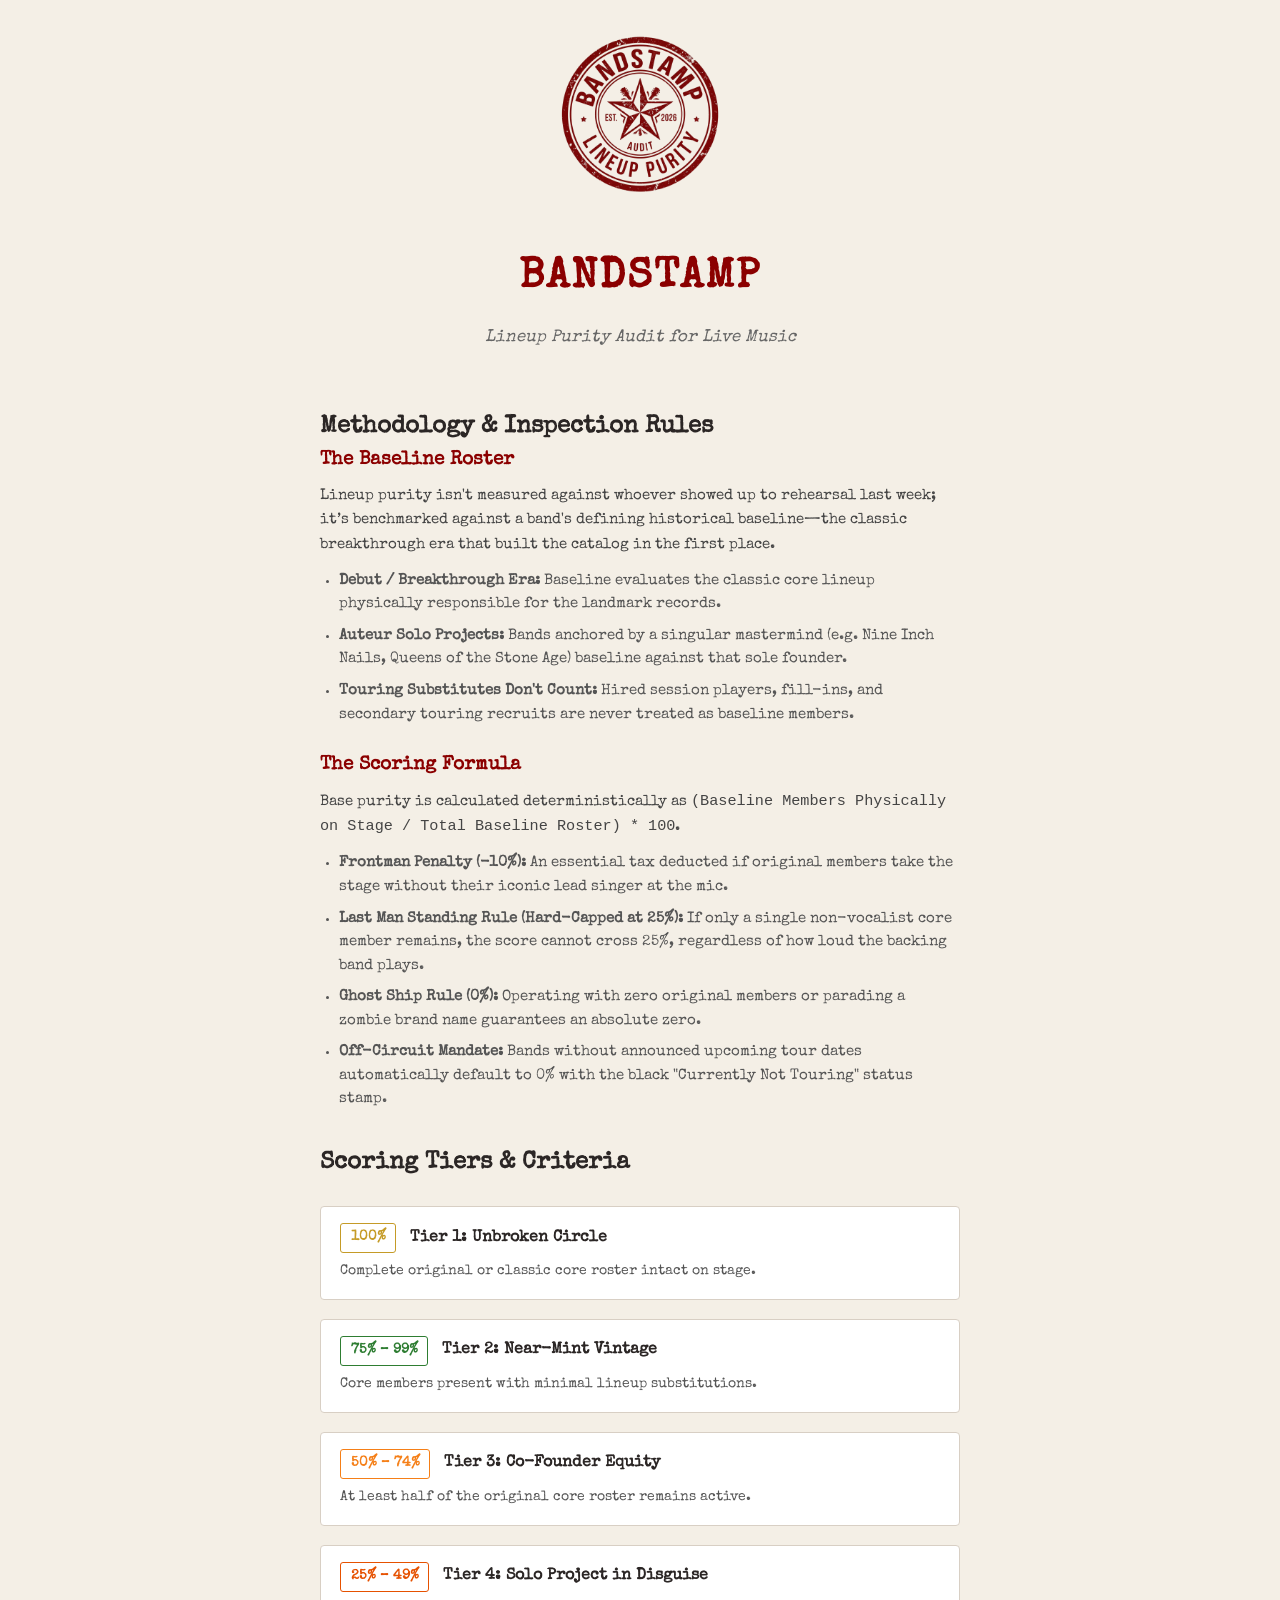
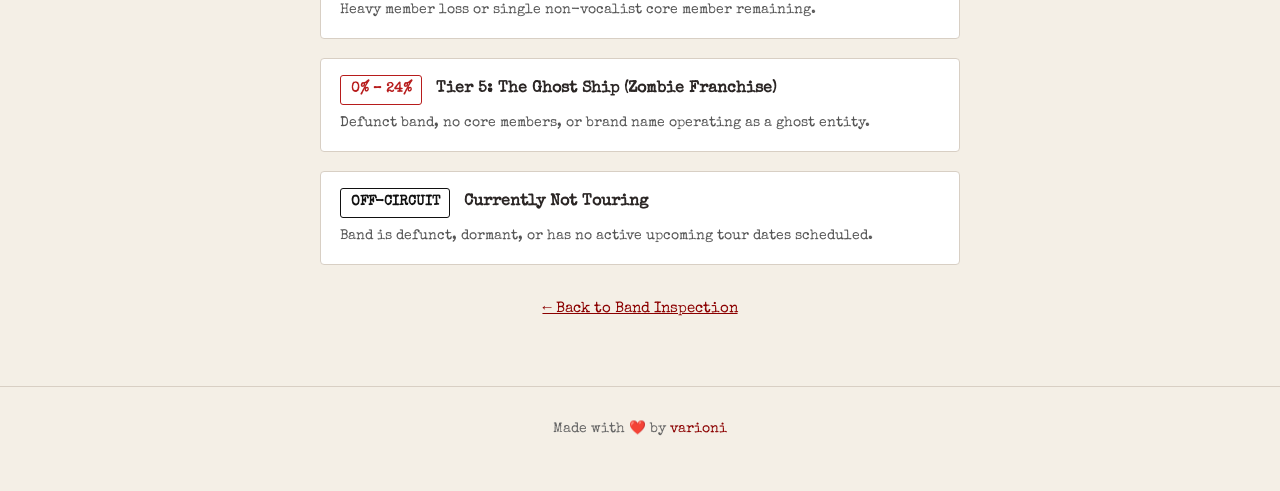
<file: about.html>
<!DOCTYPE html>
<html lang="en">
<head>
  <meta charset="UTF-8">
  <meta name="viewport" content="width=device-width, initial-scale=1.0">
  <title>About & Calculation Rules - BandStamp</title>
  <link rel="icon" type="image/png" href="logo.png">
  <link rel="shortcut icon" href="logo.png">
  <link rel="stylesheet" href="style.css">
</head>
<body>
  <main class="container">
    <!-- Centered Hero Header -->
    <header class="hero-brand">
      <a href="index.html" style="text-decoration: none;">
        <img src="logo.png" alt="BandStamp Logo" class="main-logo" />
      </a>
      <h1 class="brand-heading">BANDSTAMP</h1>
      <p class="tagline">Lineup Purity Audit for Live Music</p>
    </header>

    <!-- Methodology & Baseline Rules -->
    <article class="tier-legend" style="text-align: left; margin-top: 1.5rem;">
      <h2>Methodology & Inspection Rules</h2>
      
      <section style="margin-bottom: 1.5rem;">
        <h3 style="color: var(--accent-color); margin-bottom: 0.5rem;">The Baseline Roster</h3>
        <p style="margin-bottom: 0.8rem; font-size: 0.95rem; color: #444;">
          Lineup purity isn't measured against whoever showed up to rehearsal last week; it’s benchmarked against a band's defining historical baseline—the classic breakthrough era that built the catalog in the first place.
        </p>
        <ul style="padding-left: 1.2rem; font-size: 0.92rem; color: #555; display: flex; flex-direction: column; gap: 8px;">
          <li><strong>Debut / Breakthrough Era:</strong> Baseline evaluates the classic core lineup physically responsible for the landmark records.</li>
          <li><strong>Auteur Solo Projects:</strong> Bands anchored by a singular mastermind (e.g. Nine Inch Nails, Queens of the Stone Age) baseline against that sole founder.</li>
          <li><strong>Touring Substitutes Don't Count:</strong> Hired session players, fill-ins, and secondary touring recruits are never treated as baseline members.</li>
        </ul>
      </section>

      <section style="margin-bottom: 1.5rem;">
        <h3 style="color: var(--accent-color); margin-bottom: 0.5rem;">The Scoring Formula</h3>
        <p style="margin-bottom: 0.8rem; font-size: 0.95rem; color: #444;">
          Base purity is calculated deterministically as <code>(Baseline Members Physically on Stage / Total Baseline Roster) * 100</code>.
        </p>
        <ul style="padding-left: 1.2rem; font-size: 0.92rem; color: #555; display: flex; flex-direction: column; gap: 8px;">
          <li><strong>Frontman Penalty (-10%):</strong> An essential tax deducted if original members take the stage without their iconic lead singer at the mic.</li>
          <li><strong>Last Man Standing Rule (Hard-Capped at 25%):</strong> If only a single non-vocalist core member remains, the score cannot cross 25%, regardless of how loud the backing band plays.</li>
          <li><strong>Ghost Ship Rule (0%):</strong> Operating with zero original members or parading a zombie brand name guarantees an absolute zero.</li>
          <li><strong>Off-Circuit Mandate:</strong> Bands without announced upcoming tour dates automatically default to 0% with the black "Currently Not Touring" status stamp.</li>
        </ul>
      </section>
    </article>

    <!-- Scoring Tiers Legend (Placed Below Rules) -->
    <section class="tier-legend" style="margin-top: 2rem;">
      <h2>Scoring Tiers & Criteria</h2>
      <div class="legend-list">
        
        <div class="legend-card gold">
          <div class="legend-header">
            <span class="legend-badge">100%</span>
            <span class="legend-title">Tier 1: Unbroken Circle</span>
          </div>
          <p class="legend-desc">Complete original or classic core roster intact on stage.</p>
        </div>

        <div class="legend-card green">
          <div class="legend-header">
            <span class="legend-badge">75% – 99%</span>
            <span class="legend-title">Tier 2: Near-Mint Vintage</span>
          </div>
          <p class="legend-desc">Core members present with minimal lineup substitutions.</p>
        </div>

        <div class="legend-card yellow">
          <div class="legend-header">
            <span class="legend-badge">50% – 74%</span>
            <span class="legend-title">Tier 3: Co-Founder Equity</span>
          </div>
          <p class="legend-desc">At least half of the original core roster remains active.</p>
        </div>

        <div class="legend-card orange">
          <div class="legend-header">
            <span class="legend-badge">25% – 49%</span>
            <span class="legend-title">Tier 4: Solo Project in Disguise</span>
          </div>
          <p class="legend-desc">Heavy member loss or single non-vocalist core member remaining.</p>
        </div>

        <div class="legend-card red">
          <div class="legend-header">
            <span class="legend-badge">0% – 24%</span>
            <span class="legend-title">Tier 5: The Ghost Ship (Zombie Franchise)</span>
          </div>
          <p class="legend-desc">Defunct band, no core members, or brand name operating as a ghost entity.</p>
        </div>

        <div class="legend-card black">
          <div class="legend-header">
            <span class="legend-badge">OFF-CIRCUIT</span>
            <span class="legend-title">Currently Not Touring</span>
          </div>
          <p class="legend-desc">Band is defunct, dormant, or has no active upcoming tour dates scheduled.</p>
        </div>

      </div>

      <div class="calc-method-link" style="text-align: center; margin-top: 2rem;">
        <a href="index.html">&larr; Back to Band Inspection</a>
      </div>
    </section>
  </main>

  <footer>
    <p>Made with ❤️ by <a href="https://github.com/varioni" target="_blank" rel="noopener noreferrer">varioni</a></p>
  </footer>

  <script src="app.js"></script>
</body>
</html>
</file>
<file: style.css>
@import url('https://fonts.googleapis.com/css2?family=Special+Elite&display=swap');

:root {
  --bg-color: #f4efe6;
  --card-bg: #faf7f2;
  --text-color: #2b2625;
  --accent-color: #8b0000;
  --border-color: #d8cfc4;
  --shadow-color: rgba(43, 38, 37, 0.12);
}

* {
  box-sizing: border-box;
  margin: 0;
  padding: 0;
}

body {
  background-color: var(--bg-color);
  color: var(--text-color);
  font-family: 'Special Elite', monospace;
  line-height: 1.6;
  padding: 0 0 3rem 0;
  display: flex;
  flex-direction: column;
  min-height: 100vh;
}

.container {
  max-width: 680px;
  margin: 0 auto;
  width: 100%;
  padding: 0 1.25rem;
  flex: 1;
}

/* Rotating Ticker Banner */
.ticker-banner {
  background-color: #2b2625;
  color: #f4efe6;
  border-bottom: 2px solid var(--accent-color);
  overflow: hidden;
  white-space: nowrap;
  padding: 0.65rem 0;
  font-size: 0.85rem;
  margin-bottom: 2.5rem;
  position: relative;
  width: 100%;
}

.ticker-track {
  display: inline-block;
  white-space: nowrap;
  animation: tickerScroll 30s linear infinite;
}

.ticker-track:hover {
  animation-play-state: paused;
}

@keyframes tickerScroll {
  0% { transform: translateX(0); }
  100% { transform: translateX(-50%); }
}

.ticker-item {
  display: inline-block;
  color: #f4efe6;
  text-decoration: none;
  margin-right: 2.5rem;
  transition: color 0.2s ease;
}

.ticker-item:hover {
  color: #ffd700;
  text-decoration: underline;
}

.ticker-score {
  font-weight: bold;
  color: #ffd700;
}

/* Hero Header Spacing */
.hero-brand {
  text-align: center;
  margin-bottom: 3.5rem;
  padding-top: 0.5rem;
}

.main-logo {
  width: 160px;
  height: auto;
  display: block;
  margin: 0 auto 1.5rem auto;
}

.brand-heading {
  font-size: 2.6rem;
  color: var(--accent-color);
  letter-spacing: 2px;
  text-transform: uppercase;
  margin-bottom: 0.75rem;
}

.tagline {
  font-size: 1.05rem;
  font-style: italic;
  color: #666;
  margin-bottom: 0.5rem;
}

/* Search Box & Inputs */
.search-box {
  background-color: var(--card-bg);
  border: 2px solid var(--border-color);
  border-radius: 6px;
  padding: 2rem 1.75rem;
  margin-bottom: 3rem;
  box-shadow: 0 4px 14px var(--shadow-color);
}

#search-form {
  display: flex;
  gap: 1rem;
}

#band-input {
  flex: 1;
  padding: 0.85rem 1.2rem;
  font-family: 'Special Elite', monospace;
  font-size: 1rem;
  border: 2px solid var(--border-color);
  border-radius: 4px;
  background-color: #fff;
  color: var(--text-color);
}

#band-input:focus {
  outline: none;
  border-color: var(--accent-color);
}

/* Primary Dark Red Button Styling */
#stamp-btn, .btn-stamp {
  background-color: #8b0000 !important;
  color: #ffffff !important;
  border: 2px solid #5a0000 !important;
  padding: 0.85rem 1.75rem !important;
  font-family: 'Special Elite', monospace !important;
  font-size: 1rem !important;
  font-weight: bold !important;
  border-radius: 4px !important;
  cursor: pointer !important;
  transition: background-color 0.2s ease, transform 0.1s ease !important;
  box-shadow: 0 2px 5px rgba(0,0,0,0.2) !important;
  appearance: none !important;
  -webkit-appearance: none !important;
  white-space: nowrap;
}

#stamp-btn:hover, .btn-stamp:hover {
  background-color: #6b0000 !important;
}

#stamp-btn:active, .btn-stamp:active {
  transform: scale(0.97) !important;
}

/* Loading Spinner */
.loading-spinner {
  text-align: center;
  margin: 3rem 0;
  font-size: 1.1rem;
  color: #555;
}

.spinner {
  width: 44px;
  height: 44px;
  border: 4px solid var(--border-color);
  border-top: 4px solid var(--accent-color);
  border-radius: 50%;
  margin: 0 auto 1.25rem auto;
  animation: spin 1s linear infinite;
}

@keyframes spin {
  0% { transform: rotate(0deg); }
  100% { transform: rotate(360deg); }
}

/* Result Card */
.result-card {
  background-color: var(--card-bg);
  border: 2px solid var(--border-color);
  border-radius: 6px;
  padding: 2rem 1.75rem;
  margin-bottom: 3rem;
  box-shadow: 0 4px 14px var(--shadow-color);
}

.card-header {
  display: flex;
  justify-content: space-between;
  align-items: center;
  margin-bottom: 1.5rem;
  gap: 1rem;
}

.card-header h2 {
  font-size: 1.75rem;
}

/* Tier Badge Text Styling */
.tier-badge-text {
  font-size: 0.85rem;
  font-weight: bold;
  font-style: italic;
  padding: 0.35rem 0.75rem;
  border-radius: 4px;
  border: 1px dashed currentColor;
  white-space: nowrap;
}

.tier-badge-text.gold { color: #b8860b !important; background-color: #fffdf0; border-color: #b8860b; }
.tier-badge-text.green { color: #2e7d32 !important; background-color: #f1f8e9; border-color: #2e7d32; }
.tier-badge-text.yellow { color: #d7ccc8 !important; background-color: #fffde7; border-color: #f57f17; }
.tier-badge-text.orange { color: #e65100 !important; background-color: #fff3e0; border-color: #e65100; }
.tier-badge-text.red { color: #b71c1c !important; background-color: #ffebee; border-color: #b71c1c; }
.tier-badge-text.black { color: #111111 !important; background-color: #f5f5f5; border-color: #111111; }

/* Photo Wrapper */
.image-wrapper {
  position: relative;
  width: 100%;
  max-height: 420px;
  overflow: hidden;
  border-radius: 6px;
  margin-bottom: 2rem;
  display: flex;
  justify-content: center;
  align-items: center;
}

.image-wrapper img {
  width: 100%;
  height: 100%;
  object-fit: cover;
  display: block;
}

/* Circular Stamp Seal */
.stamp {
  position: absolute;
  top: 50%;
  left: 50%;
  transform: translate(-50%, -50%) rotate(-12deg);
  width: 190px;
  height: 190px;
  border-radius: 50%;
  display: flex;
  flex-direction: column;
  justify-content: center;
  align-items: center;
  text-align: center;
  font-family: 'Special Elite', monospace;
  font-weight: bold;
  text-transform: uppercase;
  letter-spacing: 1px;
  line-height: 1.2;
  padding: 12px;
  box-sizing: border-box;

  border: 6px double currentColor;
  box-shadow: 0 0 0 3px currentColor inset, 0 4px 20px rgba(0, 0, 0, 0.6);

  text-shadow: 1px 1px 2px rgba(0, 0, 0, 0.6);
  pointer-events: none;
  z-index: 10;
  animation: stampIn 0.35s cubic-bezier(0.175, 0.885, 0.32, 1.275) forwards;
}

@keyframes stampIn {
  0% {
    opacity: 0;
    transform: translate(-50%, -50%) scale(2.2) rotate(-28deg);
  }
  100% {
    opacity: 1;
    transform: translate(-50%, -50%) scale(1) rotate(-12deg);
  }
}

/* Color Tiers for Central Stamp */
.stamp.gold {
  color: #ffd700;
  background: rgba(30, 25, 10, 0.88);
  border-color: #ffd700;
}

.stamp.green {
  color: #4caf50;
  background: rgba(10, 30, 15, 0.88);
  border-color: #4caf50;
}

.stamp.yellow {
  color: #ffeb3b;
  background: rgba(35, 30, 5, 0.88);
  border-color: #ffeb3b;
}

.stamp.orange {
  color: #ff9800;
  background: rgba(35, 20, 5, 0.88);
  border-color: #ff9800;
}

.stamp.red {
  color: #ff5252;
  background: rgba(40, 10, 10, 0.88);
  border-color: #ff5252;
}

.stamp.black {
  color: #ffffff;
  background: rgba(15, 15, 15, 0.92);
  border-color: #ffffff;
}

/* Editorial Summary Output & Spacing */
.audit-summary {
  font-size: 1rem;
  color: #333;
  margin-bottom: 2rem;
}

.audit-summary p {
  margin-bottom: 1.6rem !important;
  line-height: 1.7;
}

.audit-summary p:last-child {
  margin-bottom: 0 !important;
}

.audit-summary strong {
  font-weight: bold !important;
  color: #000 !important;
}

/* Challenge Section */
.challenge-section {
  text-align: center;
  border-top: 1px dashed var(--border-color);
  padding-top: 1.75rem;
}

#challenge-toggle-btn, .btn-challenge-toggle {
  background-color: #8b0000 !important;
  color: #ffffff !important;
  border: 2px solid #5a0000 !important;
  padding: 0.75rem 1.6rem !important;
  font-family: 'Special Elite', monospace !important;
  font-size: 0.95rem !important;
  font-weight: bold !important;
  border-radius: 4px !important;
  cursor: pointer !important;
  transition: all 0.2s ease !important;
  box-shadow: 0 2px 4px rgba(0,0,0,0.15) !important;
  appearance: none !important;
  -webkit-appearance: none !important;
}

#challenge-toggle-btn:hover, .btn-challenge-toggle:hover {
  background-color: #6b0000 !important;
}

.challenge-box {
  margin-top: 1.5rem;
  display: flex;
  flex-direction: column;
  gap: 1rem;
}

#challenge-input {
  width: 100%;
  height: 90px;
  padding: 0.85rem;
  font-family: 'Special Elite', monospace;
  font-size: 0.95rem;
  border: 2px solid var(--border-color);
  border-radius: 4px;
  resize: vertical;
}

#submit-challenge-btn {
  background-color: #8b0000 !important;
  color: #ffffff !important;
  border: 2px solid #5a0000 !important;
  padding: 0.75rem 1.4rem !important;
  font-family: 'Special Elite', monospace !important;
  font-size: 0.95rem !important;
  font-weight: bold !important;
  border-radius: 4px !important;
  cursor: pointer !important;
  appearance: none !important;
}

/* Collapsible Tier Legend Dropdown */
.tier-legend-dropdown {
  background-color: var(--card-bg);
  border: 2px solid var(--border-color);
  border-radius: 6px;
  box-shadow: 0 4px 14px var(--shadow-color);
  margin-bottom: 2rem;
  overflow: hidden;
  transition: all 0.2s ease;
}

.tier-legend-summary {
  list-style: none;
  padding: 1.25rem 1.75rem;
  font-size: 1.3rem;
  font-weight: bold;
  color: var(--accent-color);
  cursor: pointer;
  display: flex;
  justify-content: space-between;
  align-items: center;
  user-select: none;
}

.tier-legend-summary::-webkit-details-marker {
  display: none;
}

.tier-legend-summary:hover {
  background-color: rgba(139, 0, 0, 0.04);
}

.dropdown-arrow {
  font-size: 0.9rem;
  transition: transform 0.2s ease;
  color: var(--accent-color);
}

.tier-legend-dropdown[open] .dropdown-arrow {
  transform: rotate(180deg);
}

.tier-legend-content {
  padding: 0 1.75rem 1.75rem 1.75rem;
  border-top: 1px dashed var(--border-color);
}

.legend-list {
  display: flex;
  flex-direction: column;
  gap: 1.2rem;
  margin-top: 1.5rem;
}

.legend-card {
  border: 1px solid var(--border-color);
  border-radius: 4px;
  padding: 1rem 1.2rem;
  background-color: #fff;
}

.legend-header {
  display: flex;
  align-items: center;
  gap: 0.85rem;
  margin-bottom: 0.5rem;
}

.legend-badge {
  font-weight: bold;
  font-size: 0.85rem;
  padding: 0.2rem 0.6rem;
  border-radius: 3px;
  border: 1px solid currentColor;
}

.legend-card.gold .legend-badge { color: #c59b27; }
.legend-card.green .legend-badge { color: #2e7d32; }
.legend-card.yellow .legend-badge { color: #f57f17; }
.legend-card.orange .legend-badge { color: #e65100; }
.legend-card.red .legend-badge { color: #b71c1c; }
.legend-card.black .legend-badge { color: #111111; }

.legend-title {
  font-weight: bold;
  font-size: 1rem;
}

.legend-desc {
  font-size: 0.9rem;
  color: #555;
  line-height: 1.5;
}

.calc-method-link {
  text-align: center;
  margin-top: 1.75rem;
}

.calc-method-link a {
  color: var(--accent-color);
  font-size: 0.95rem;
  text-decoration: underline;
}

/* Mobile Responsiveness */
@media (max-width: 580px) {
  .hero-brand {
    margin-bottom: 2.5rem;
  }

  .main-logo {
    width: 140px;
    margin-bottom: 1.25rem;
  }

  .brand-heading {
    font-size: 2.1rem;
  }

  #search-form {
    flex-direction: column;
    gap: 0.85rem;
  }

  #band-input {
    width: 100%;
  }

  #stamp-btn, .btn-stamp {
    width: 100%;
    text-align: center;
  }

  .search-box, .result-card, .tier-legend-dropdown {
    padding: 1.5rem 1.2rem;
    margin-bottom: 2.25rem;
  }

  .tier-legend-summary {
    padding: 1rem 1.2rem;
    font-size: 1.15rem;
  }

  .tier-legend-content {
    padding: 0 1.2rem 1.2rem 1.2rem;
  }

  .card-header {
    flex-direction: column;
    align-items: flex-start;
    gap: 0.5rem;
  }

  .stamp {
    width: 160px;
    height: 160px;
    font-size: 0.85rem;
  }
}

/* Utilities & Footer */
.hidden {
  display: none !important;
}

footer {
  text-align: center;
  margin-top: 4rem;
  padding-top: 2rem;
  border-top: 1px solid var(--border-color);
  font-size: 0.85rem;
  color: #666;
}

footer a {
  color: var(--accent-color);
  text-decoration: none;
}

footer a:hover {
  text-decoration: underline;
}
nk {
  text-align: center;
  margin-top: 1.75rem;
}

.calc-method-link a {
  color: var(--accent-color);
  font-size: 0.95rem;
  text-decoration: underline;
}

/* Mobile Responsiveness */
@media (max-width: 580px) {
  .hero-brand {
    margin-bottom: 2.5rem;
  }

  .main-logo {
    width: 140px;
    margin-bottom: 1.25rem;
  }

  .brand-heading {
    font-size: 2.1rem;
  }

  #search-form {
    flex-direction: column;
    gap: 0.85rem;
  }

  #band-input {
    width: 100%;
  }

  #stamp-btn, .btn-stamp {
    width: 100%;
    text-align: center;
  }

  .search-box, .result-card, .tier-legend {
    padding: 1.5rem 1.2rem;
    margin-bottom: 2.25rem;
  }

  .card-header {
    flex-direction: column;
    align-items: flex-start;
    gap: 0.5rem;
  }

  .stamp {
    width: 160px;
    height: 160px;
    font-size: 0.85rem;
  }
}

/* Utilities & Footer */
.hidden {
  display: none !important;
}

footer {
  text-align: center;
  margin-top: 4rem;
  padding-top: 2rem;
  border-top: 1px solid var(--border-color);
  font-size: 0.85rem;
  color: #666;
}

footer a {
  color: var(--accent-color);
  text-decoration: none;
}

footer a:hover {
  text-decoration: underline;
}
</file>
